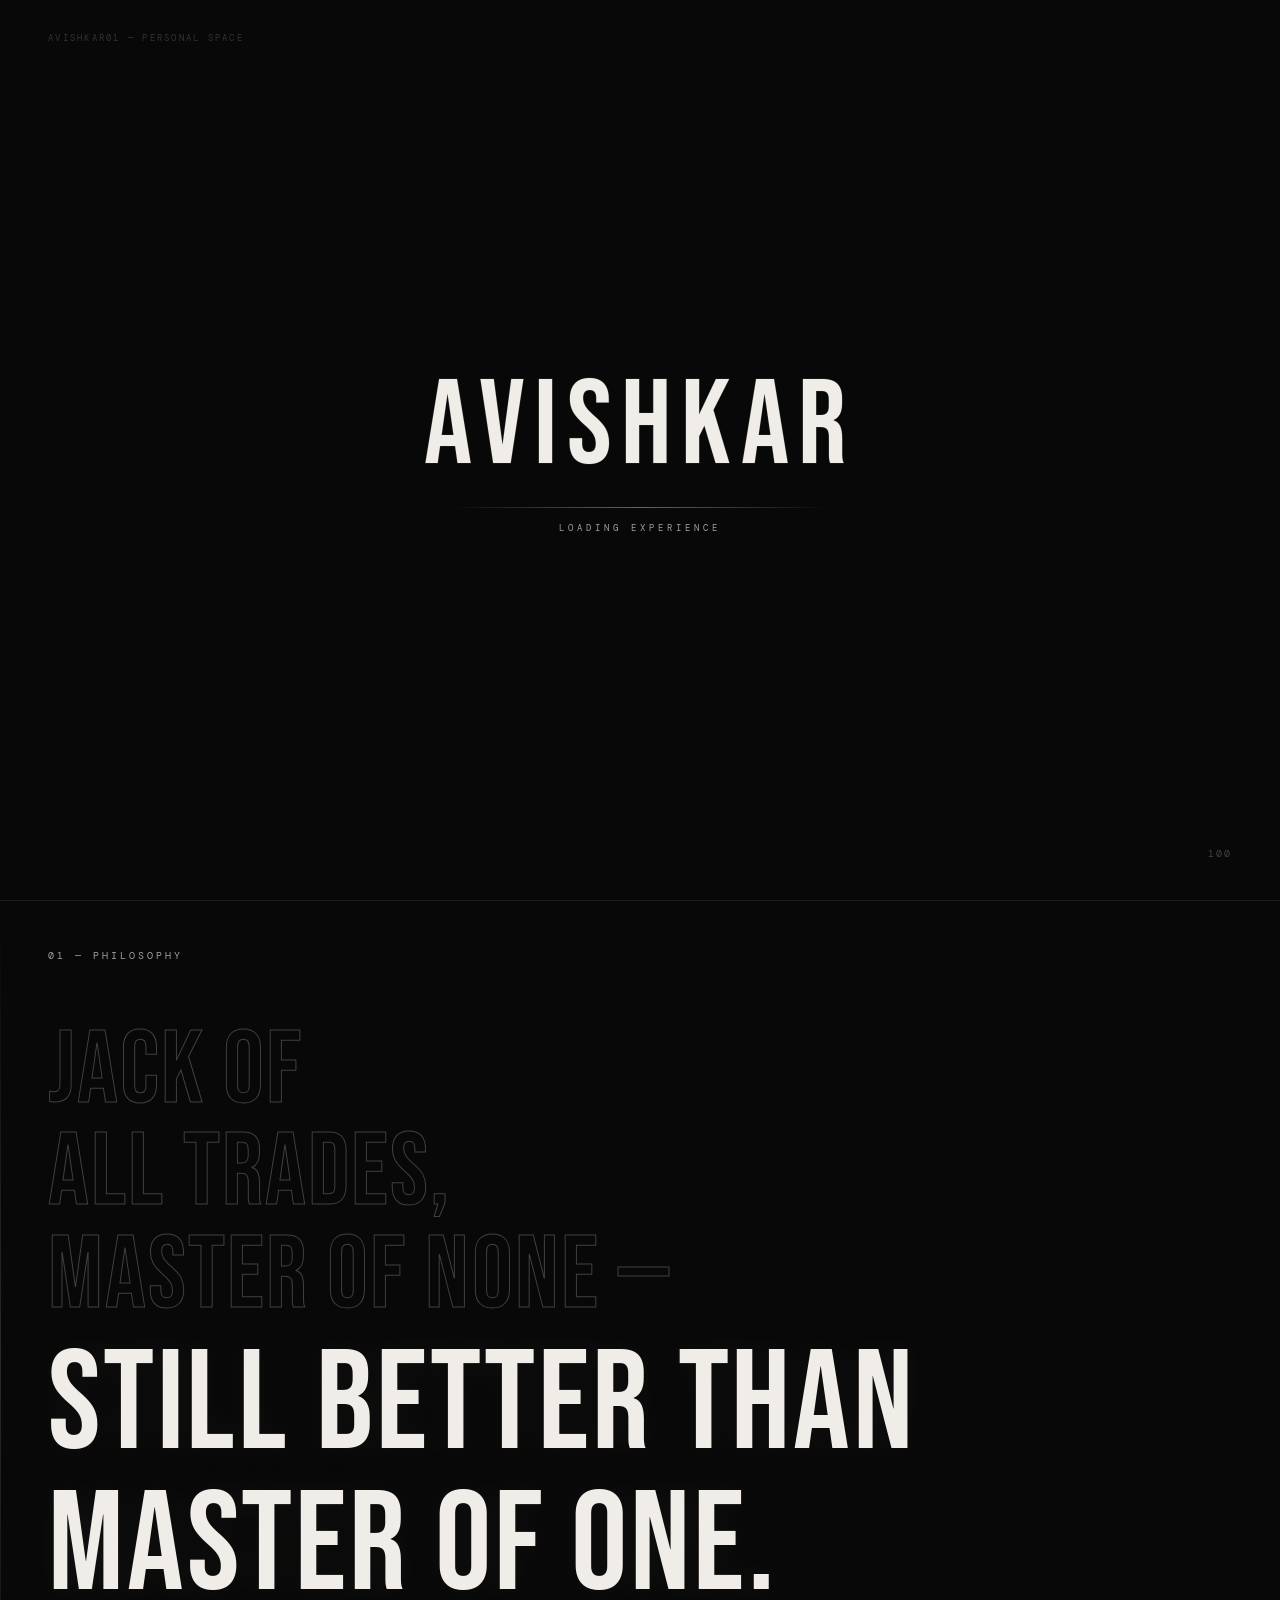
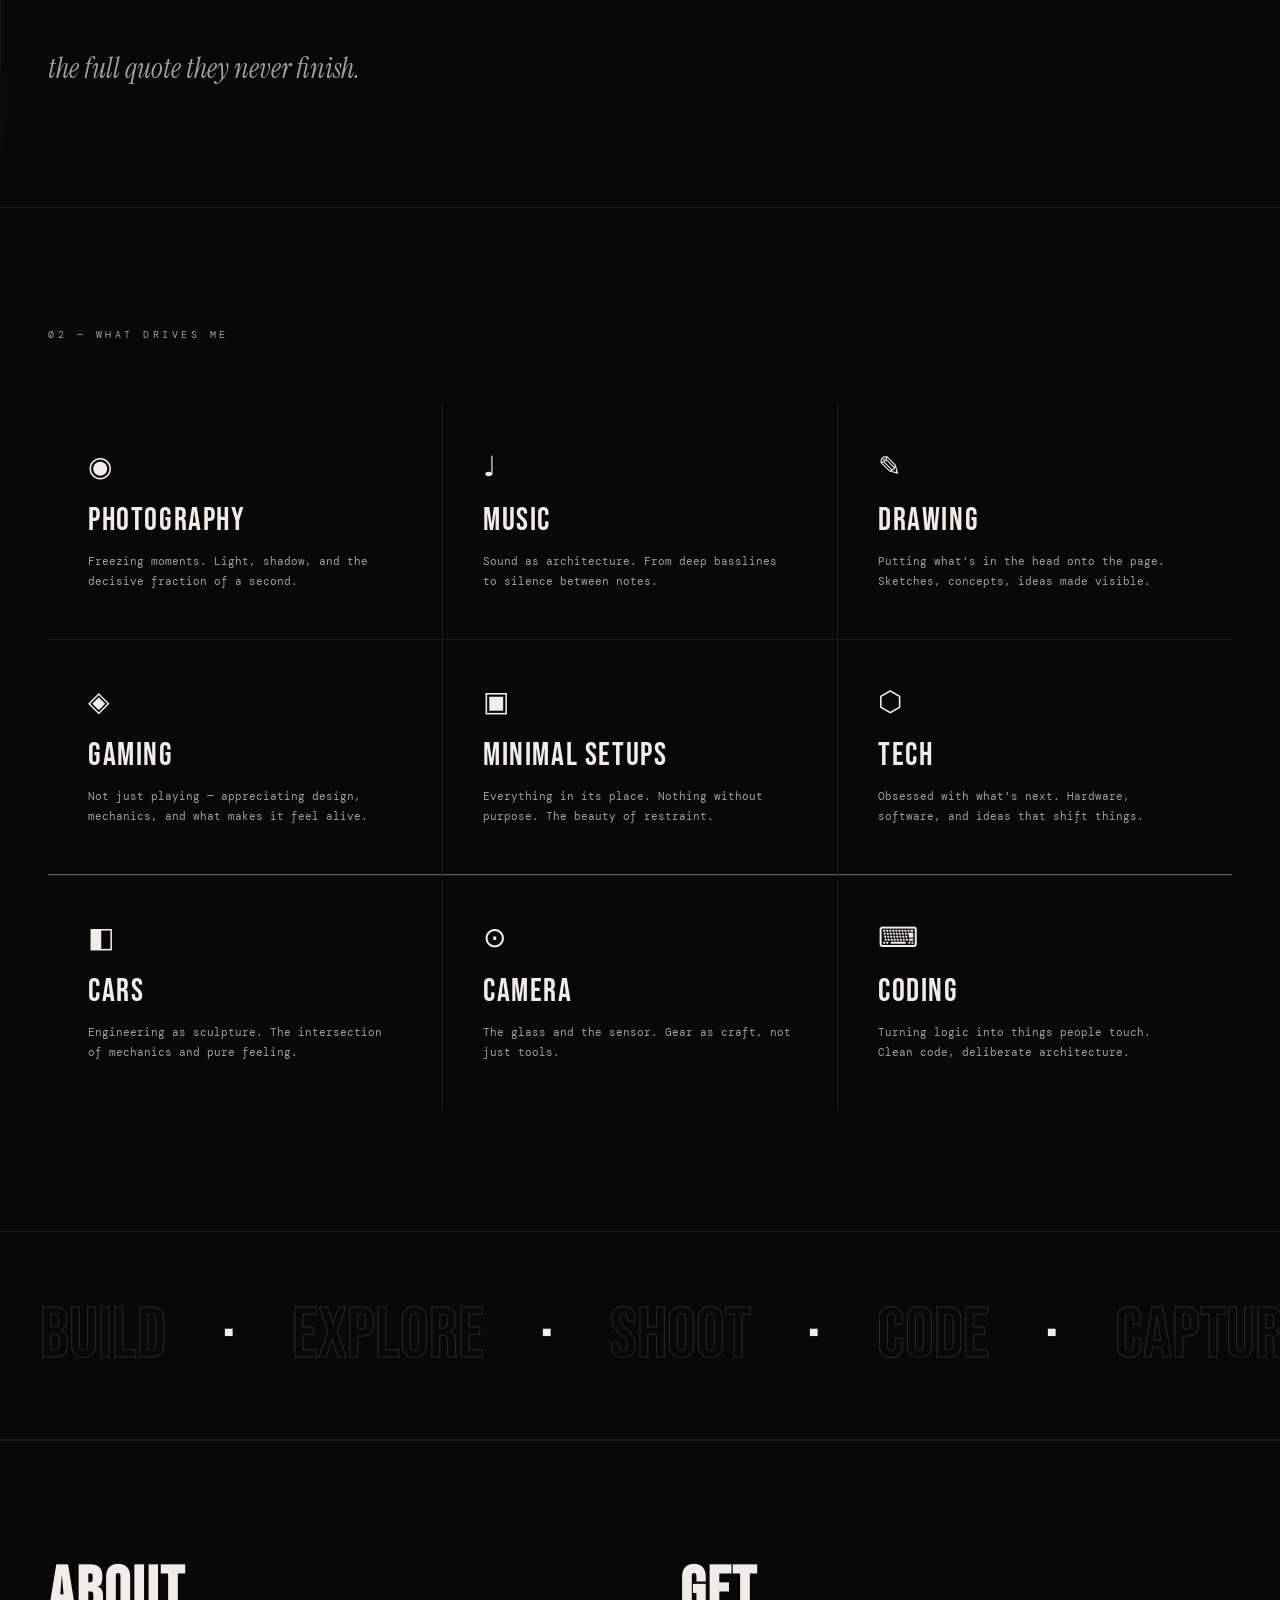
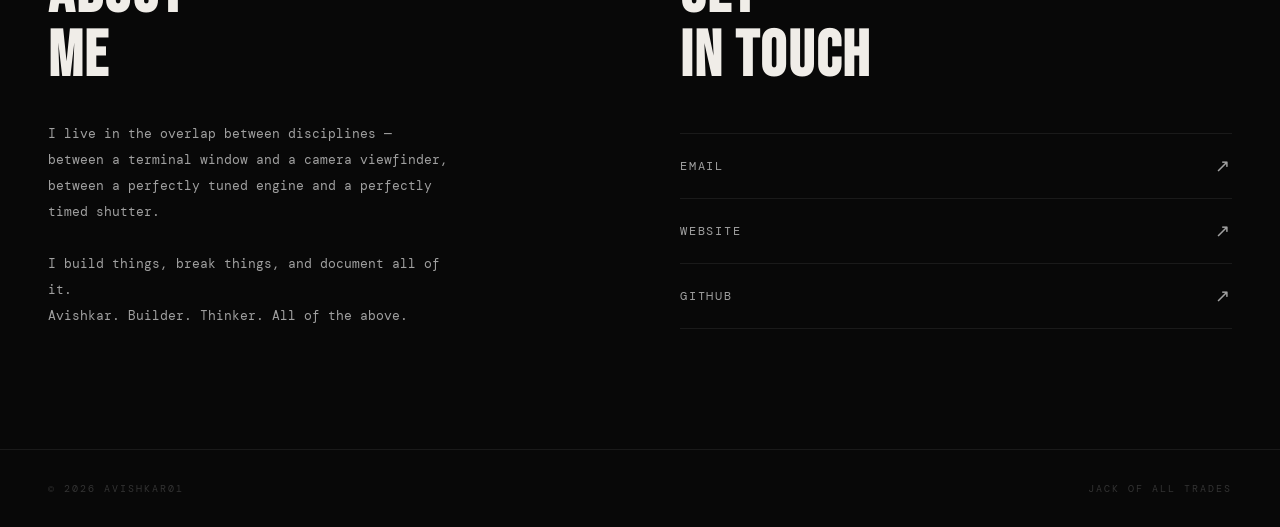
<file: index.html>
<!DOCTYPE html>
<html lang="en">
<head>
<meta charset="UTF-8" />
<meta name="viewport" content="width=device-width, initial-scale=1.0" />
<title>avishkar01</title>
<!-- apply saved theme before first paint (dark is default) -->
<script>try{if(localStorage.getItem('theme')==='light')document.documentElement.setAttribute('data-theme','light');}catch(e){}</script>
<link rel="preconnect" href="https://fonts.googleapis.com">
<link rel="preconnect" href="https://fonts.gstatic.com" crossorigin>
<link href="https://fonts.googleapis.com/css2?family=Bebas+Neue&family=DM+Mono:ital,wght@0,300;0,400;0,500;1,300&family=Instrument+Serif:ital@0;1&display=swap" rel="stylesheet">
<link rel="stylesheet" href="main.css">
<link rel="stylesheet" href="theme.css">
</head>
<body>

<!-- ===================== LOADER ===================== -->
<div id="loader">
  <div class="shatter-grid" id="shatterGrid"></div>
  <div class="loader-corner">avishkar01 — personal space</div>
  <div class="loader-name">
    AVISHKAR
    <span class="loader-name-fill">AVISHKAR</span>
  </div>
  <div class="loader-line"></div>
  <div class="loader-sub">loading experience</div>
  <div class="loader-counter" id="loaderCounter">000</div>
</div>


<div class="cursor" id="cursor"></div>
<div class="cursor-ring" id="cursorRing"></div>

<!-- ===================== POPUP OVERLAY ===================== -->
<div class="popup-overlay" id="popupOverlay">
  <div class="popup-window" id="popupWindow">
    <div class="popup-titlebar">
      <div class="titlebar-dots">
        <div class="dot dot-red" id="popupClose"></div>
        <div class="dot dot-yellow"></div>
        <div class="dot dot-green"></div>
      </div>
      <div class="titlebar-title" id="popupTitle">window</div>
      <div class="titlebar-spacer"></div>
    </div>
    <div class="popup-body" id="popupBody"></div>
  </div>
</div>

<!-- NAV -->
<nav>
  <div class="nav-logo">avishkar01</div>
  <div class="nav-right">
    <ul class="nav-links">
      <li><a href="#about">about</a></li>
      <li><a href="#interests">interests</a></li>
      <li><a href="#contact">contact</a></li>
    </ul>
    <button class="theme-toggle" id="themeToggle" type="button" role="switch" aria-checked="false" aria-label="Toggle light theme">
      <span class="tt-thumb">
        <svg class="tt-moon" viewBox="0 0 24 24"><path d="M21 12.8A9 9 0 1 1 11.2 3a7 7 0 0 0 9.8 9.8z"/></svg>
        <svg class="tt-sun" viewBox="0 0 24 24"><circle cx="12" cy="12" r="4"/><path d="M12 2v2M12 20v2M4.9 4.9l1.4 1.4M17.7 17.7l1.4 1.4M2 12h2M20 12h2M4.9 19.1l1.4-1.4M17.7 6.3l1.4-1.4"/></svg>
      </span>
    </button>
  </div>
</nav>

<!-- HERO -->
<section class="hero">
  <div class="orb"></div>
  <p class="hero-eyebrow">— personal space</p>
  <h1 class="hero-name">
    Avishkar
    <span>Dhakal</span>
  </h1>
  <div class="hero-sub">
    <p class="hero-desc">
      Builder. Creator. Explorer.<br>
      Somewhere between the screen and the shutter,<br>
      between a line of code and a brushstroke.
    </p>
    <div class="hero-status">
      <div><span class="status-dot"></span>Available</div>
      <div class="location-timeline">
        <div class="loc-item">
          <span class="loc-flag">🇳🇵</span>
          <span class="loc-dash"></span>
          <span>NP · 2007 – 2026</span>
        </div>
        <div class="loc-item current">
          <span class="loc-flag">🇳🇿</span>
          <span class="loc-dash"></span>
          <span>NZ · 2026 – present</span>
        </div>
      </div>
    </div>
  </div>
  <div class="scroll-indicator">
    <span class="scroll-text">scroll</span>
    <div class="scroll-line"></div>
  </div>
</section>

<!-- QUOTE -->
<section class="quote-section" id="quoteSection">
  <span class="quote-number">01 — philosophy</span>
  <div class="quote-container">
    <span class="quote-line1">jack of</span>
    <span class="quote-line2">all trades,</span>
    <span class="quote-line3">master of none —</span>
    <span class="quote-punch" data-text="STILL BETTER THAN MASTER OF ONE.">STILL BETTER THAN MASTER OF ONE.</span>
    <span class="quote-em">the full quote they never finish.</span>
  </div>
</section>

<!-- INTERESTS -->
<section class="interests-section" id="interests">
  <p class="section-label">02 — what drives me</p>
  <div class="interests-grid">
    <div class="interest-item" data-popup="photography">
      <span class="interest-icon">◉</span>
      <span class="interest-name">Photography</span>
      <span class="interest-desc">Freezing moments. Light, shadow, and the decisive fraction of a second.</span>
      <span class="interest-click-hint">click to open ↗</span>
    </div>

    <div class="interest-item" data-popup="music">
      <span class="interest-icon">♩</span>
      <span class="interest-name">Music</span>
      <span class="interest-desc">Sound as architecture. From deep basslines to silence between notes.</span>
      <span class="interest-click-hint">click to open ↗</span>
    </div>

    <div class="interest-item" data-popup="drawing">
      <span class="interest-icon">✎</span>
      <span class="interest-name">Drawing</span>
      <span class="interest-desc">Putting what's in the head onto the page. Sketches, concepts, ideas made visible.</span>
      <span class="interest-click-hint">click to open ↗</span>
    </div>

    <div class="interest-item" data-popup="gaming">
      <span class="interest-icon">◈</span>
      <span class="interest-name">Gaming</span>
      <span class="interest-desc">Not just playing — appreciating design, mechanics, and what makes it feel alive.</span>
      <span class="interest-click-hint">click to open ↗</span>
    </div>

    <div class="interest-item" data-popup="setup">
      <span class="interest-icon">▣</span>
      <span class="interest-name">Minimal Setups</span>
      <span class="interest-desc">Everything in its place. Nothing without purpose. The beauty of restraint.</span>
      <span class="interest-click-hint">click to open ↗</span>
    </div>

    <div class="interest-item" data-popup="tech">
      <span class="interest-icon">⬡</span>
      <span class="interest-name">Tech</span>
      <span class="interest-desc">Obsessed with what's next. Hardware, software, and ideas that shift things.</span>
      <span class="interest-click-hint">click to open ↗</span>
    </div>

    <div class="interest-item" data-popup="cars">
      <span class="interest-icon">◧</span>
      <span class="interest-name">Cars</span>
      <span class="interest-desc">Engineering as sculpture. The intersection of mechanics and pure feeling.</span>
      <span class="interest-click-hint">click to open ↗</span>
    </div>

    <div class="interest-item" data-popup="camera">
      <span class="interest-icon">⊙</span>
      <span class="interest-name">Camera</span>
      <span class="interest-desc">The glass and the sensor. Gear as craft, not just tools.</span>
      <span class="interest-click-hint">click to open ↗</span>
    </div>

    <div class="interest-item" data-popup="coding">
      <span class="interest-icon">⌨</span>
      <span class="interest-name">Coding</span>
      <span class="interest-desc">Turning logic into things people touch. Clean code, deliberate architecture.</span>
      <span class="interest-click-hint">click to open ↗</span>
    </div>

  </div>
</section>

<!-- MARQUEE -->
<div class="marquee-section" id="marqueeSection">
  <div class="marquee-track" id="marqueeTrack">
    <span class="marquee-item" data-word="BUILD">BUILD</span>
    <span class="marquee-item filled">·</span>
    <span class="marquee-item" data-word="EXPLORE">EXPLORE</span>
    <span class="marquee-item filled">·</span>
    <span class="marquee-item" data-word="SHOOT">SHOOT</span>
    <span class="marquee-item filled">·</span>
    <span class="marquee-item" data-word="CODE">CODE</span>
    <span class="marquee-item filled">·</span>
    <span class="marquee-item" data-word="CAPTURE">CAPTURE</span>
    <span class="marquee-item filled">·</span>
    <span class="marquee-item" data-word="DRAW">DRAW</span>
    <span class="marquee-item filled">·</span>
    <span class="marquee-item" data-word="DRIVE">DRIVE</span>
    <span class="marquee-item filled">·</span>
    <span class="marquee-item" data-word="LISTEN">LISTEN</span>
    <span class="marquee-item filled">·</span>
    <!-- duplicate for infinite loop -->
    <span class="marquee-item" data-word="BUILD">BUILD</span>
    <span class="marquee-item filled">·</span>
    <span class="marquee-item" data-word="EXPLORE">EXPLORE</span>
    <span class="marquee-item filled">·</span>
    <span class="marquee-item" data-word="SHOOT">SHOOT</span>
    <span class="marquee-item filled">·</span>
    <span class="marquee-item" data-word="CODE">CODE</span>
    <span class="marquee-item filled">·</span>
    <span class="marquee-item" data-word="CAPTURE">CAPTURE</span>
    <span class="marquee-item filled">·</span>
    <span class="marquee-item" data-word="DRAW">DRAW</span>
    <span class="marquee-item filled">·</span>
    <span class="marquee-item" data-word="DRIVE">DRIVE</span>
    <span class="marquee-item filled">·</span>
    <span class="marquee-item" data-word="LISTEN">LISTEN</span>
    <span class="marquee-item filled">·</span>
  </div>
</div>

<!-- BOTTOM -->
<section class="bottom-section" id="about">
  <div class="about-block">
    <h2>About<br>Me</h2>
    <p>
      I live in the overlap between disciplines —<br>
      between a terminal window and a camera viewfinder,<br>
      between a perfectly tuned engine and a perfectly timed shutter.<br><br>
      I build things, break things, and document all of it.<br>
      Avishkar. Builder. Thinker. All of the above.
    </p>
  </div>
  <div class="contact-block" id="contact">
    <h2>Get<br>In Touch</h2>
    <ul class="contact-links">
      <li><a href="mailto:hello@avishkar01.com.np">Email <span>↗</span></a></li>
      <li><a href="https://avishkar01.com.np" target="_blank">Website <span>↗</span></a></li>
      <li><a href="https://github.com/Bepo01" target="_blank">GitHub <span>↗</span></a></li>
    </ul>
  </div>
</section>

<!-- FOOTER -->
<footer>
  <span class="footer-left">© 2026 avishkar01</span>
  <span class="footer-right">jack of all trades</span>
</footer>


<script src="main.js"></script>
<script src="theme.js"></script>
</body>
</html>
</file>
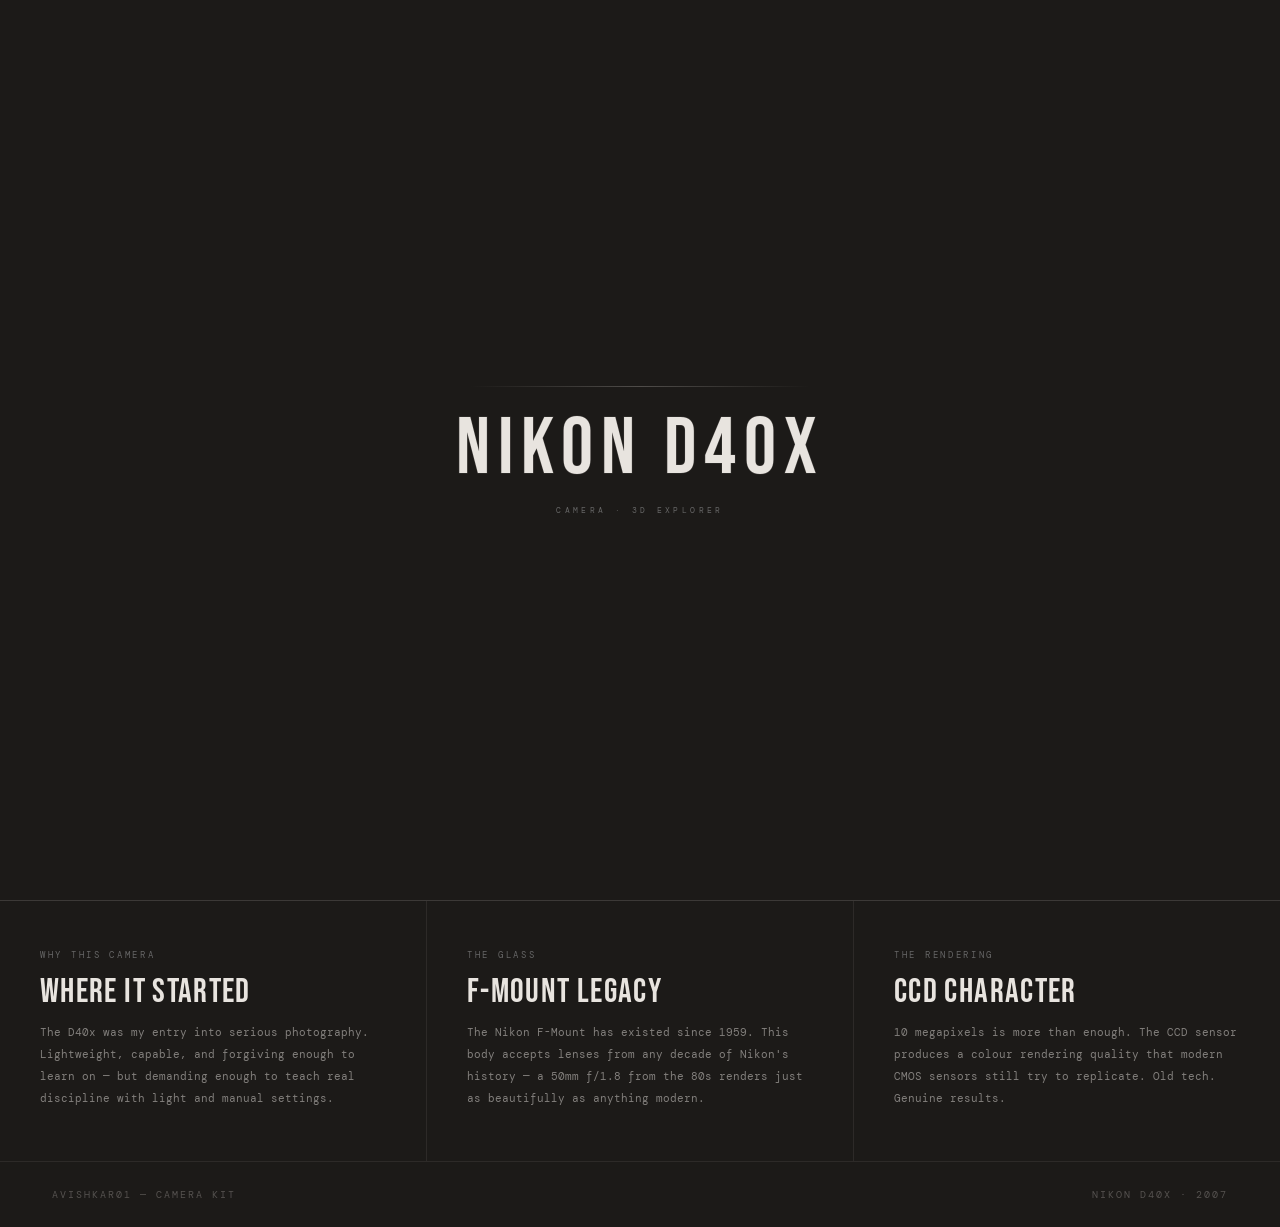
<file: camera.html>
<!DOCTYPE html>
<html lang="en">
<head>
<meta charset="UTF-8" />
<meta name="viewport" content="width=device-width, initial-scale=1.0" />
<title>Nikon D40x — avishkar01</title>
<!-- apply saved theme before first paint (dark is default) -->
<script>try{if(localStorage.getItem('theme')==='light')document.documentElement.setAttribute('data-theme','light');}catch(e){}</script>
<link rel="preconnect" href="https://fonts.googleapis.com">
<link rel="preconnect" href="https://fonts.gstatic.com" crossorigin>
<link href="https://fonts.googleapis.com/css2?family=Bebas+Neue&family=DM+Mono:ital,wght@0,300;0,400;0,500;1,300&family=Instrument+Serif:ital@0;1&display=swap" rel="stylesheet">
<link rel="stylesheet" href="camera.css">
<link rel="stylesheet" href="theme.css">
</head>
<body>

<div id="loader">
  <div class="ld-rule"></div>
  <div class="ld-name">NIKON D40X<span class="ld-fill">NIKON D40X</span></div>
  <div class="ld-sub">camera · 3d explorer</div>
</div>

<div class="cursor" id="cur"></div>
<div class="cursor-ring" id="ring"></div>

<nav id="mainNav">
  <a href="index.html" class="nav-logo">avishkar01</a>
  <div class="nav-right">
    <a href="index.html" class="nav-back"><span class="nav-back-arrow">←</span>back</a>
    <button class="theme-toggle" id="themeToggle" type="button" role="switch" aria-checked="false" aria-label="Toggle light theme">
      <span class="tt-thumb">
        <svg class="tt-moon" viewBox="0 0 24 24"><path d="M21 12.8A9 9 0 1 1 11.2 3a7 7 0 0 0 9.8 9.8z"/></svg>
        <svg class="tt-sun" viewBox="0 0 24 24"><circle cx="12" cy="12" r="4"/><path d="M12 2v2M12 20v2M4.9 4.9l1.4 1.4M17.7 17.7l1.4 1.4M2 12h2M20 12h2M4.9 19.1l1.4-1.4M17.7 6.3l1.4-1.4"/></svg>
      </span>
    </button>
  </div>
</nav>

<section class="hero">
  <div class="hero-left">
    <p class="eyebrow">— camera kit · 01</p>
    <h1 class="hero-title">Nikon<span>D40x</span></h1>
    <div class="h-rule"></div>
    <p class="hero-desc">
      My first real camera. An APS-C DSLR from 2007 that taught me everything about light, composition, and patience. Small body, massive capability. The Nikon F-Mount means glass from any decade fits.
    </p>
    <div class="specs">
      <div class="spec-cell"><div class="spec-l">Sensor</div><div class="spec-v">10.2 MP CCD</div></div>
      <div class="spec-cell"><div class="spec-l">Format</div><div class="spec-v">APS-C</div></div>
      <div class="spec-cell"><div class="spec-l">Mount</div><div class="spec-v">Nikon F</div></div>
      <div class="spec-cell"><div class="spec-l">ISO</div><div class="spec-v">100 – 3200</div></div>
      <div class="spec-cell"><div class="spec-l">Burst</div><div class="spec-v">3 fps</div></div>
      <div class="spec-cell"><div class="spec-l">Shutter</div><div class="spec-v">1/4000s</div></div>
      <div class="spec-cell"><div class="spec-l">Type</div><div class="spec-v">DSLR</div></div>
      <div class="spec-cell"><div class="spec-l">Released</div><div class="spec-v">2007</div></div>
    </div>
  </div>

  <div class="hero-right">
    <div class="model-shell">
      <div class="model-frame">
        <iframe
          title="Nikon D40x — Interactive 3D"
          frameborder="0"
          allowfullscreen
          mozallowfullscreen="true"
          webkitallowfullscreen="true"
          allow="autoplay; fullscreen; xr-spatial-tracking"
          src="https://sketchfab.com/models/0cbc6be67d584a4eb4a6e48bf66bd53a/embed?autostart=1&ui_theme=default&ui_infos=0&ui_watermark=0&ui_controls=1&ui_hint=1&camera=0&preload=1&transparent=1"
        ></iframe>
      </div>
      <p class="model-hint">drag to rotate · scroll to zoom · right-click to pan</p>
    </div>
  </div>
</section>

<div class="strip">
  <div class="strip-block">
    <div class="strip-label">Why this camera</div>
    <div class="strip-title">Where it started</div>
    <div class="strip-text">The D40x was my entry into serious photography. Lightweight, capable, and forgiving enough to learn on — but demanding enough to teach real discipline with light and manual settings.</div>
  </div>
  <div class="strip-block">
    <div class="strip-label">The glass</div>
    <div class="strip-title">F-Mount legacy</div>
    <div class="strip-text">The Nikon F-Mount has existed since 1959. This body accepts lenses from any decade of Nikon's history — a 50mm f/1.8 from the 80s renders just as beautifully as anything modern.</div>
  </div>
  <div class="strip-block">
    <div class="strip-label">The rendering</div>
    <div class="strip-title">CCD character</div>
    <div class="strip-text">10 megapixels is more than enough. The CCD sensor produces a colour rendering quality that modern CMOS sensors still try to replicate. Old tech. Genuine results.</div>
  </div>
</div>

<footer>
  <span class="ft">avishkar01 — camera kit</span>
  <span class="ft">nikon d40x · 2007</span>
</footer>


<script src="camera.js"></script>
<script src="theme.js"></script>
</body>
</html>
</file>
<file: main.css>
*, *::before, *::after { margin: 0; padding: 0; box-sizing: border-box; }

  :root {
    --black: #080808;
    --white: #f0ede8;
    --dim: #a0a0a0;
    --faint: #1a1a1a;
    --accent: #e8e0d0;
  }

  html { scroll-behavior: smooth; }

  body {
    background: var(--black);
    color: var(--white);
    font-family: 'DM Mono', monospace;
    overflow-x: hidden;
    cursor: none;
  }

  /* CUSTOM CURSOR */
  .cursor {
    position: fixed;
    width: 8px; height: 8px;
    background: var(--white);
    border-radius: 50%;
    pointer-events: none;
    z-index: 9999;
    transition: transform 0.1s ease;
    mix-blend-mode: difference;
  }
  .cursor-ring {
    position: fixed;
    width: 36px; height: 36px;
    border: 1px solid rgba(240,237,232,0.4);
    border-radius: 50%;
    pointer-events: none;
    z-index: 9998;
    transition: transform 0.35s cubic-bezier(0.23, 1, 0.32, 1), width 0.3s, height 0.3s, opacity 0.3s;
    transform: translate(-50%, -50%);
  }
  .cursor-ring.hover { width: 60px; height: 60px; opacity: 0.5; }

  /* NOISE OVERLAY */
  body::before {
    content: '';
    position: fixed;
    inset: 0;
    background-image: url("data:image/svg+xml,%3Csvg viewBox='0 0 256 256' xmlns='http://www.w3.org/2000/svg'%3E%3Cfilter id='noise'%3E%3CfeTurbulence type='fractalNoise' baseFrequency='0.9' numOctaves='4' stitchTiles='stitch'/%3E%3C/filter%3E%3Crect width='100%25' height='100%25' filter='url(%23noise)' opacity='0.04'/%3E%3C/svg%3E");
    pointer-events: none;
    z-index: 1000;
    opacity: 0.6;
  }

  /* NAV */
  nav {
    position: fixed;
    top: 0; left: 0; right: 0;
    z-index: 100;
    padding: 22px 48px;
    display: flex;
    justify-content: space-between;
    align-items: center;
    background: rgba(8,8,8,0.55);
    backdrop-filter: blur(14px);
    -webkit-backdrop-filter: blur(14px);
    border-bottom: 1px solid rgba(240,237,232,0.05);
    transition: transform 0.45s cubic-bezier(0.23, 1, 0.32, 1), opacity 0.45s ease;
  }
  nav.nav-hidden {
    transform: translateY(-110%);
    opacity: 0;
  }
  .nav-logo {
    font-family: 'DM Mono', monospace;
    font-size: 11px;
    letter-spacing: 0.2em;
    color: var(--dim);
    text-transform: uppercase;
  }
  .nav-links {
    display: flex;
    gap: 40px;
    list-style: none;
  }
  .nav-links a {
    font-size: 10px;
    letter-spacing: 0.25em;
    text-transform: uppercase;
    color: var(--dim);
    text-decoration: none;
    transition: color 0.3s;
    position: relative;
  }
  .nav-links a::after {
    content: '';
    position: absolute;
    bottom: -2px; left: 0;
    width: 0; height: 1px;
    background: var(--white);
    transition: width 0.3s;
  }
  .nav-links a:hover { color: var(--white); }
  .nav-links a:hover::after { width: 100%; }

  /* HERO */
  .hero {
    min-height: 100vh;
    display: flex;
    flex-direction: column;
    justify-content: flex-end;
    padding: 0 48px 80px;
    position: relative;
    overflow: hidden;
  }

  .hero::after {
    content: '';
    position: absolute;
    inset: 0;
    background-image:
      linear-gradient(rgba(240,237,232,0.03) 1px, transparent 1px),
      linear-gradient(90deg, rgba(240,237,232,0.03) 1px, transparent 1px);
    background-size: 80px 80px;
    pointer-events: none;
  }

  .orb {
    position: absolute;
    width: 600px; height: 600px;
    border-radius: 50%;
    background: radial-gradient(circle, rgba(255,255,255,0.04) 0%, transparent 70%);
    top: -100px; right: -100px;
    animation: orb-pulse 8s ease-in-out infinite;
    pointer-events: none;
  }
  @keyframes orb-pulse {
    0%, 100% { transform: scale(1) translate(0, 0); opacity: 0.6; }
    50% { transform: scale(1.1) translate(-20px, 20px); opacity: 1; }
  }

  .hero-eyebrow {
    font-size: 10px;
    letter-spacing: 0.35em;
    text-transform: uppercase;
    color: var(--dim);
    margin-bottom: 24px;
    opacity: 0;
    animation: fade-up 0.8s 0.2s forwards;
  }

  .hero-name {
    font-family: 'Bebas Neue', sans-serif;
    font-size: clamp(80px, 14vw, 200px);
    line-height: 0.88;
    letter-spacing: -0.01em;
    color: var(--white);
    opacity: 0;
    animation: fade-up 0.8s 0.4s forwards;
    position: relative;
    z-index: 2;
  }
  .hero-name span {
    display: block;
    color: transparent;
    -webkit-text-stroke: 1px rgba(240,237,232,0.3);
  }

  .hero-sub {
    margin-top: 40px;
    display: flex;
    align-items: flex-end;
    justify-content: space-between;
    opacity: 0;
    animation: fade-up 0.8s 0.6s forwards;
  }
  .hero-desc {
    font-size: 12px;
    line-height: 1.9;
    color: var(--dim);
    max-width: 320px;
  }
  .hero-status {
    text-align: right;
    font-size: 10px;
    letter-spacing: 0.2em;
    text-transform: uppercase;
    color: var(--dim);
  }
  .status-dot {
    display: inline-block;
    width: 6px; height: 6px;
    border-radius: 50%;
    background: #4cff91;
    margin-right: 6px;
    animation: blink 2s infinite;
    vertical-align: middle;
  }
  @keyframes blink {
    0%, 100% { opacity: 1; }
    50% { opacity: 0.2; }
  }

  /* LOCATION TIMELINE */
  .location-timeline {
    margin-top: 12px;
    display: flex;
    flex-direction: column;
    gap: 4px;
    align-items: flex-end;
  }
  .loc-item {
    font-size: 9px;
    letter-spacing: 0.15em;
    color: #555;
    display: flex;
    align-items: center;
    gap: 6px;
  }
  .loc-item.current { color: var(--dim); }
  .loc-flag { font-size: 11px; }
  .loc-dash {
    width: 16px; height: 1px;
    background: #333;
    display: inline-block;
  }
  .loc-item.current .loc-dash { background: var(--dim); }

  /* QUOTE SECTION */
  .quote-section {
    min-height: 100vh;
    display: flex;
    align-items: center;
    padding: 120px 48px;
    position: relative;
    overflow: hidden;
    border-top: 1px solid var(--faint);
  }
  .quote-section::before {
    content: '';
    position: absolute;
    left: 0; top: 0; bottom: 0;
    width: 1px;
    background: linear-gradient(to bottom, transparent, rgba(240,237,232,0.15), transparent);
  }

  .quote-number {
    font-size: 10px;
    letter-spacing: 0.3em;
    color: var(--dim);
    text-transform: uppercase;
    position: absolute;
    top: 48px; left: 48px;
  }

  .quote-container { width: 100%; }

  .quote-line1, .quote-line2, .quote-line3 {
    font-family: 'Bebas Neue', sans-serif;
    font-size: clamp(48px, 8vw, 120px);
    line-height: 1;
    letter-spacing: 0.02em;
    color: transparent;
    -webkit-text-stroke: 1px rgba(240,237,232,0.25);
    display: block;
    transform: translateX(-20px);
    opacity: 0;
    transition: all 0.9s cubic-bezier(0.23, 1, 0.32, 1);
  }
  .quote-line2 { transition-delay: 0.15s; }
  .quote-line3 { transition-delay: 0.3s; }

  .quote-punch {
    font-family: 'Bebas Neue', sans-serif;
    font-size: clamp(64px, 11vw, 160px);
    line-height: 1;
    letter-spacing: 0.02em;
    color: var(--white);
    display: block;
    margin-top: 8px;
    transform: translateX(-20px);
    opacity: 0;
    transition: all 0.9s 0.5s cubic-bezier(0.23, 1, 0.32, 1);
    position: relative;
  }
  .quote-punch::before {
    content: attr(data-text);
    position: absolute;
    left: 0; top: 0;
    color: transparent;
    -webkit-text-stroke: 1px var(--white);
    filter: blur(12px);
    opacity: 0.3;
    pointer-events: none;
  }

  .quote-em {
    font-family: 'Instrument Serif', serif;
    font-style: italic;
    font-size: clamp(16px, 2.5vw, 28px);
    color: var(--dim);
    margin-top: 32px;
    display: block;
    opacity: 0;
    transform: translateY(10px);
    transition: all 0.9s 0.7s cubic-bezier(0.23, 1, 0.32, 1);
  }

  .quote-section.in-view .quote-line1,
  .quote-section.in-view .quote-line2,
  .quote-section.in-view .quote-line3,
  .quote-section.in-view .quote-punch,
  .quote-section.in-view .quote-em {
    opacity: 1;
    transform: translateX(0) translateY(0);
  }

  /* INTERESTS SECTION */
  .interests-section {
    padding: 120px 48px;
    border-top: 1px solid var(--faint);
    position: relative;
  }
  .section-label {
    font-size: 10px;
    letter-spacing: 0.35em;
    text-transform: uppercase;
    color: var(--dim);
    margin-bottom: 64px;
  }

  .interests-grid {
    display: grid;
    grid-template-columns: repeat(3, 1fr);
    gap: 1px;
    background: var(--faint);
  }

  .interest-item {
    background: var(--black);
    padding: 48px 40px;
    position: relative;
    overflow: hidden;
    cursor: none;
    transition: background 0.4s;
  }
  .interest-item::before {
    content: '';
    position: absolute;
    inset: 0;
    background: var(--white);
    transform: translateY(100%);
    transition: transform 0.5s cubic-bezier(0.23, 1, 0.32, 1);
    z-index: 0;
  }
  .interest-item:hover::before { transform: translateY(0); }
  .interest-item:hover .interest-icon,
  .interest-item:hover .interest-name,
  .interest-item:hover .interest-desc { color: var(--black); }

  .interest-icon {
    font-size: 28px;
    display: block;
    margin-bottom: 20px;
    position: relative;
    z-index: 1;
    transition: color 0.3s;
    line-height: 1;
  }
  .interest-name {
    font-family: 'Bebas Neue', sans-serif;
    font-size: 32px;
    letter-spacing: 0.05em;
    color: var(--white);
    display: block;
    position: relative;
    z-index: 1;
    transition: color 0.3s;
  }
  .interest-desc {
    font-size: 11px;
    line-height: 1.8;
    color: var(--dim);
    margin-top: 12px;
    display: block;
    position: relative;
    z-index: 1;
    transition: color 0.3s;
  }
  .interest-item:hover .interest-desc { color: #444; }

  .interest-click-hint {
    position: absolute;
    bottom: 16px; right: 20px;
    font-size: 9px;
    letter-spacing: 0.2em;
    text-transform: uppercase;
    color: rgba(240,237,232,0.2);
    z-index: 1;
    transition: color 0.3s, opacity 0.3s;
    opacity: 0;
  }
  .interest-item:hover .interest-click-hint {
    color: rgba(0,0,0,0.4);
    opacity: 1;
  }

  /* MARQUEE */
  .marquee-section {
    padding: 60px 0;
    border-top: 1px solid var(--faint);
    border-bottom: 1px solid var(--faint);
    overflow: hidden;
  }
  .marquee-track {
    display: flex;
    gap: 0;
    animation: marquee 20s linear infinite;
    white-space: nowrap;
  }
  .marquee-item {
    font-family: 'Bebas Neue', sans-serif;
    font-size: 72px;
    color: transparent;
    -webkit-text-stroke: 1px rgba(240,237,232,0.15);
    padding: 0 40px;
    flex-shrink: 0;
    cursor: none;
    transition: color 0.25s ease, -webkit-text-stroke 0.25s ease, transform 0.35s cubic-bezier(0.23,1,0.32,1), letter-spacing 0.35s cubic-bezier(0.23,1,0.32,1);
    display: inline-block;
  }
  .marquee-item[data-word]:hover {
    color: var(--white);
    -webkit-text-stroke: 1px transparent;
    transform: translateY(-10px) scaleX(1.04);
    letter-spacing: 0.12em;
  }
  .marquee-item.filled {
    color: var(--white);
    -webkit-text-stroke: none;
    padding: 0 16px;
    transition: opacity 0.25s;
  }
  .marquee-track.paused { animation-play-state: paused; }
  @keyframes marquee {
    from { transform: translateX(0); }
    to { transform: translateX(-50%); }
  }

  /* ABOUT / CONTACT */
  .bottom-section {
    padding: 120px 48px;
    display: grid;
    grid-template-columns: 1fr 1fr;
    gap: 80px;
    border-top: 1px solid var(--faint);
  }

  .about-block h2 {
    font-family: 'Bebas Neue', sans-serif;
    font-size: 64px;
    letter-spacing: 0.03em;
    color: var(--white);
    margin-bottom: 32px;
    line-height: 1;
  }
  .about-block p {
    font-size: 13px;
    line-height: 2;
    color: var(--dim);
    max-width: 400px;
  }

  .contact-block {
    display: flex;
    flex-direction: column;
    justify-content: space-between;
  }
  .contact-block h2 {
    font-family: 'Bebas Neue', sans-serif;
    font-size: 64px;
    letter-spacing: 0.03em;
    color: var(--white);
    margin-bottom: 32px;
    line-height: 1;
  }

  .contact-links { list-style: none; }
  .contact-links li { border-top: 1px solid var(--faint); padding: 20px 0; }
  .contact-links li:last-child { border-bottom: 1px solid var(--faint); }
  .contact-links a {
    display: flex;
    justify-content: space-between;
    align-items: center;
    font-size: 12px;
    letter-spacing: 0.15em;
    text-transform: uppercase;
    color: var(--dim);
    text-decoration: none;
    transition: color 0.3s;
  }
  .contact-links a:hover { color: var(--white); }
  .contact-links a span { font-size: 18px; transition: transform 0.3s; }
  .contact-links a:hover span { transform: translate(4px, -4px); }

  /* FOOTER */
  footer {
    padding: 32px 48px;
    border-top: 1px solid var(--faint);
    display: flex;
    justify-content: space-between;
    align-items: center;
  }
  .footer-left, .footer-right {
    font-size: 10px;
    letter-spacing: 0.2em;
    text-transform: uppercase;
    color: #333;
  }

  /* SCROLL INDICATOR */
  .scroll-indicator {
    position: absolute;
    right: 48px; bottom: 48px;
    display: flex;
    flex-direction: column;
    align-items: center;
    gap: 8px;
    opacity: 0;
    animation: fade-up 0.8s 1s forwards;
  }
  .scroll-text {
    font-size: 9px;
    letter-spacing: 0.3em;
    text-transform: uppercase;
    color: var(--dim);
    writing-mode: vertical-rl;
    transform: rotate(180deg);
  }
  .scroll-line {
    width: 1px; height: 60px;
    background: linear-gradient(to bottom, var(--dim), transparent);
    animation: scroll-drop 2s 1.5s ease-in-out infinite;
  }
  @keyframes scroll-drop {
    0% { transform: scaleY(0); transform-origin: top; }
    50% { transform: scaleY(1); transform-origin: top; }
    51% { transform: scaleY(1); transform-origin: bottom; }
    100% { transform: scaleY(0); transform-origin: bottom; }
  }

  @keyframes fade-up {
    from { opacity: 0; transform: translateY(24px); }
    to { opacity: 1; transform: translateY(0); }
  }

  /* ===================== OS-STYLE POPUP WINDOW ===================== */
  .popup-overlay {
    position: fixed;
    inset: 0;
    background: rgba(0,0,0,0.85);
    backdrop-filter: blur(8px);
    z-index: 5000;
    display: flex;
    align-items: center;
    justify-content: center;
    opacity: 0;
    pointer-events: none;
    transition: opacity 0.3s ease;
  }
  .popup-overlay.active {
    opacity: 1;
    pointer-events: all;
  }

  .popup-window {
    background: #111;
    border: 1px solid #2a2a2a;
    border-radius: 12px;
    width: min(900px, 92vw);
    max-height: 85vh;
    display: flex;
    flex-direction: column;
    box-shadow: 0 40px 120px rgba(0,0,0,0.8), 0 0 0 1px rgba(255,255,255,0.04);
    transform: scale(0.96) translateY(12px);
    transition: transform 0.35s cubic-bezier(0.23, 1, 0.32, 1);
    overflow: hidden;
  }
  .popup-overlay.active .popup-window {
    transform: scale(1) translateY(0);
  }

  /* TITLEBAR */
  .popup-titlebar {
    padding: 14px 20px;
    background: #161616;
    border-bottom: 1px solid #222;
    display: flex;
    align-items: center;
    gap: 12px;
    flex-shrink: 0;
    user-select: none;
  }
  .titlebar-dots {
    display: flex;
    gap: 7px;
  }
  .dot {
    width: 12px; height: 12px;
    border-radius: 50%;
  }
  .dot-red { background: #ff5f57; cursor: pointer; }
  .dot-yellow { background: #febc2e; }
  .dot-green { background: #28c840; }
  .dot-red:hover { filter: brightness(1.2); }
  .titlebar-title {
    flex: 1;
    text-align: center;
    font-size: 11px;
    letter-spacing: 0.15em;
    text-transform: uppercase;
    color: #666;
  }
  .titlebar-spacer { width: 52px; }

  /* POPUP CONTENT */
  .popup-body {
    overflow-y: auto;
    flex: 1;
    padding: 40px;
    scrollbar-width: thin;
    scrollbar-color: #2a2a2a transparent;
  }
  .popup-body::-webkit-scrollbar { width: 4px; }
  .popup-body::-webkit-scrollbar-track { background: transparent; }
  .popup-body::-webkit-scrollbar-thumb { background: #2a2a2a; border-radius: 2px; }

  /* POPUP GRID - for images etc */
  .popup-grid {
    display: grid;
    grid-template-columns: repeat(auto-fill, minmax(220px, 1fr));
    gap: 16px;
  }
  .popup-card {
    background: #161616;
    border: 1px solid #222;
    border-radius: 8px;
    padding: 24px;
    transition: border-color 0.3s, background 0.3s;
    cursor: none;
  }
  .popup-card:hover {
    border-color: #444;
    background: #1a1a1a;
  }
  .popup-card-label {
    font-size: 10px;
    letter-spacing: 0.2em;
    text-transform: uppercase;
    color: #555;
    margin-bottom: 8px;
  }
  .popup-card-title {
    font-family: 'Bebas Neue', sans-serif;
    font-size: 22px;
    color: var(--white);
    letter-spacing: 0.05em;
  }
  .popup-card-sub {
    font-size: 10px;
    color: var(--dim);
    margin-top: 6px;
    line-height: 1.6;
  }
  .popup-section-title {
    font-family: 'Bebas Neue', sans-serif;
    font-size: 36px;
    color: var(--white);
    letter-spacing: 0.05em;
    margin-bottom: 8px;
  }
  .popup-section-desc {
    font-size: 11px;
    color: var(--dim);
    line-height: 1.8;
    margin-bottom: 32px;
    max-width: 520px;
  }
  a.popup-card--link {
  display: block;
  position: relative;
  text-decoration: none;
  color: inherit;
}
.popup-card-arrow {
  position: absolute;
  top: 20px; right: 22px;
  font-size: 16px;
  color: #333;
  transition: color 0.3s, transform 0.4s cubic-bezier(0.23,1,0.32,1);
}
.popup-card--link:hover .popup-card-arrow {
  color: var(--dim);
  transform: translate(3px, -3px);
}

  /* CODE POPUP */
  .code-card {
    background: #0d0d0d;
    border: 1px solid #222;
    border-radius: 8px;
    overflow: hidden;
    transition: border-color 0.3s;
    cursor: none;
  }
  .code-card:hover { border-color: #3a3a3a; }
  .code-card-header {
    padding: 10px 16px;
    background: #161616;
    border-bottom: 1px solid #1e1e1e;
    display: flex;
    align-items: center;
    gap: 8px;
  }
  .code-lang-dot {
    width: 8px; height: 8px;
    border-radius: 50%;
    flex-shrink: 0;
  }
  .code-card-name {
    font-size: 10px;
    letter-spacing: 0.12em;
    color: #666;
    flex: 1;
  }
  .code-card-body {
    padding: 16px;
    font-family: 'DM Mono', monospace;
    font-size: 11px;
    color: #888;
    line-height: 1.7;
  }
  .code-card-body .kw { color: #c792ea; }
  .code-card-body .fn { color: #82aaff; }
  .code-card-body .str { color: #c3e88d; }
  .code-card-body .cm { color: #546e7a; }
  .code-card-body .num { color: #f78c6c; }
  .code-card-footer {
    padding: 10px 16px;
    border-top: 1px solid #1a1a1a;
    display: flex;
    justify-content: space-between;
    align-items: center;
  }
  .code-tag {
    font-size: 9px;
    letter-spacing: 0.15em;
    text-transform: uppercase;
    padding: 3px 8px;
    border: 1px solid #2a2a2a;
    border-radius: 20px;
    color: #555;
  }

  /* GAME LIST */
  .game-list { display: flex; flex-direction: column; gap: 1px; background: #1a1a1a; }
  .game-row {
    background: #0f0f0f;
    padding: 20px 24px;
    display: grid;
    grid-template-columns: 1fr auto auto;
    align-items: center;
    gap: 24px;
    transition: background 0.2s;
    cursor: none;
  }
  .game-row:hover { background: #161616; }
  .game-row-name {
    font-family: 'Bebas Neue', sans-serif;
    font-size: 24px;
    color: var(--white);
    letter-spacing: 0.05em;
  }
  .game-row-platform {
    font-size: 9px;
    letter-spacing: 0.15em;
    text-transform: uppercase;
    color: #555;
    text-align: right;
  }
  .game-row-years {
    font-size: 10px;
    letter-spacing: 0.1em;
    color: var(--dim);
    white-space: nowrap;
  }
  .game-genre-tag {
    font-size: 8px;
    letter-spacing: 0.15em;
    text-transform: uppercase;
    color: #555;
    margin-top: 2px;
    display: block;
  }
  a.game-row {
  grid-template-columns: 1fr auto auto auto;
  text-decoration: none;
  color: inherit;
}
.game-row-arrow {
  font-size: 16px;
  color: #333;
  transition: color 0.3s, transform 0.4s cubic-bezier(0.23,1,0.32,1);
}
.game-row:hover .game-row-arrow {
  color: var(--dim);
  transform: translate(3px, -3px);
}

  /* DRAWING / PHOTO / CARS / MUSIC / TECH grid */
  .media-grid {
    display: grid;
    grid-template-columns: repeat(auto-fill, minmax(200px, 1fr));
    gap: 12px;
  }
  .media-card {
    background: #161616;
    border: 1px solid #222;
    border-radius: 8px;
    aspect-ratio: 1;
    overflow: hidden;
    position: relative;
    cursor: none;
    transition: border-color 0.3s;
  }
  .media-card:hover { border-color: #444; }
  .media-card-placeholder {
    width: 100%; height: 100%;
    display: flex;
    flex-direction: column;
    align-items: center;
    justify-content: center;
    gap: 12px;
    color: #333;
    transition: color 0.3s;
  }
  .media-card:hover .media-card-placeholder { color: #555; }
  .media-card-placeholder-icon { font-size: 32px; }
  .media-card-placeholder-text {
    font-size: 9px;
    letter-spacing: 0.2em;
    text-transform: uppercase;
    text-align: center;
    line-height: 1.6;
  }
  .media-card-label {
    position: absolute;
    bottom: 0; left: 0; right: 0;
    padding: 20px 16px 14px;
    background: linear-gradient(to top, rgba(0,0,0,0.9), transparent);
    font-size: 10px;
    letter-spacing: 0.12em;
    text-transform: uppercase;
    color: var(--dim);
  }
  /* ===================== MEDIA IMAGES + LIGHTBOX ===================== */
.media-img {
  width: 100%;
  height: 100%;
  object-fit: contain;
  padding: 10px 10px 38px; /* leaves room for the label at the bottom */
  display: block;
  transition: transform 0.4s cubic-bezier(0.23,1,0.32,1);
}
.media-card:hover .media-img { transform: scale(1.03); }

.lightbox {
  position: fixed;
  inset: 0;
  background: rgba(0,0,0,0.88);
  backdrop-filter: blur(6px);
  z-index: 6000;
  display: flex;
  align-items: center;
  justify-content: center;
  opacity: 0;
  pointer-events: none;
  transition: opacity 0.3s ease;
  cursor: none;
}
.lightbox.active { opacity: 1; pointer-events: all; }
.lightbox img {
  max-width: 90vw;
  max-height: 88vh;
  object-fit: contain;
  border-radius: 8px;
  box-shadow: 0 30px 100px rgba(0,0,0,0.8);
  transform: scale(0.92);
  transition: transform 0.35s cubic-bezier(0.23,1,0.32,1);
}
.lightbox.active img { transform: scale(1); }

  /* CAMERA CARD — clickable to 3D page */
  .camera-card {
    background: #161616;
    border: 1px solid #222;
    border-radius: 8px;
    padding: 28px 24px;
    transition: border-color 0.3s, background 0.3s;
    cursor: none;
    position: relative;
    overflow: hidden;
    text-decoration: none;
    display: block;
  }
  .camera-card:hover {
    border-color: #444;
    background: #1a1a1a;
  }
  .camera-icon-large {
    font-size: 48px;
    margin-bottom: 16px;
    display: block;
    filter: grayscale(1);
    transition: filter 0.3s;
  }
  .camera-card:hover .camera-icon-large { filter: none; }
  .camera-card-name {
    font-family: 'Bebas Neue', sans-serif;
    font-size: 28px;
    color: var(--white);
    letter-spacing: 0.05em;
  }
  .camera-card-spec {
    font-size: 10px;
    color: #555;
    margin-top: 6px;
    line-height: 1.7;
  }
  .camera-3d-hint {
    position: absolute;
    top: 16px; right: 16px;
    font-size: 8px;
    letter-spacing: 0.2em;
    text-transform: uppercase;
    color: #333;
    border: 1px solid #2a2a2a;
    padding: 4px 8px;
    border-radius: 20px;
    transition: color 0.3s, border-color 0.3s;
  }
  .camera-card:hover .camera-3d-hint { color: var(--dim); border-color: #444; }

  /* SETUP IN PROGRESS */
  .setup-wip {
    display: flex;
    flex-direction: column;
    align-items: center;
    justify-content: center;
    min-height: 300px;
    text-align: center;
    gap: 20px;
  }
  .setup-wip-icon { font-size: 48px; opacity: 0.3; }
  .setup-wip-text {
    font-family: 'Bebas Neue', sans-serif;
    font-size: 48px;
    color: transparent;
    -webkit-text-stroke: 1px rgba(240,237,232,0.2);
    letter-spacing: 0.1em;
  }
  .setup-wip-sub {
    font-size: 11px;
    color: #444;
    letter-spacing: 0.2em;
    text-transform: uppercase;
  }
  .setup-progress {
    width: 200px;
    height: 1px;
    background: #1a1a1a;
    position: relative;
    overflow: hidden;
  }
  .setup-progress-bar {
    position: absolute;
    left: 0; top: 0;
    height: 100%;
    width: 60%;
    background: linear-gradient(to right, transparent, var(--dim), transparent);
    animation: progress-shimmer 2s ease-in-out infinite;
  }
  @keyframes progress-shimmer {
    0% { transform: translateX(-100%); }
    100% { transform: translateX(200%); }
  }

  /* CARS GRID */
  .cars-grid {
    display: grid;
    grid-template-columns: repeat(2, 1fr);
    gap: 1px;
    background: var(--faint);
    border: 1px solid var(--faint);
    border-radius: 8px;
    overflow: hidden;
  }
  .car-card {
    position: relative;
    cursor: none;
    background: var(--black);
    padding: 32px 28px;
    transition: background 0.4s;
    overflow: hidden;
  }
  .car-card::before {
    content: '';
    position: absolute;
    inset: 0;
    background: var(--white);
    transform: translateY(100%);
    transition: transform 0.5s cubic-bezier(0.23,1,0.32,1);
    z-index: 0;
  }
  .car-card:hover::before { transform: translateY(0); }
  .car-card--wide { grid-column: 1 / -1; }
  .car-card-inner {
    position: relative;
    z-index: 1;
  }
  .car-index {
    font-size: 9px;
    letter-spacing: 0.3em;
    color: #333;
    text-transform: uppercase;
    margin-bottom: 16px;
    transition: color 0.3s;
    display: block;
  }
  .car-card:hover .car-index { color: rgba(8,8,8,0.4); }
  .car-name {
    font-family: 'Bebas Neue', sans-serif;
    font-size: 36px;
    color: var(--white);
    letter-spacing: 0.03em;
    line-height: 1;
    transition: color 0.3s;
  }
  .car-card--wide .car-name { font-size: 48px; }
  .car-card:hover .car-name { color: var(--black); }
  .car-spec {
    font-size: 10px;
    color: #444;
    letter-spacing: 0.15em;
    margin-top: 10px;
    text-transform: uppercase;
    transition: color 0.3s;
    display: block;
  }
  .car-card:hover .car-spec { color: rgba(8,8,8,0.5); }
  .car-arrow {
    position: absolute;
    bottom: 28px; right: 28px;
    font-size: 20px;
    color: #222;
    z-index: 1;
    transition: color 0.3s, transform 0.4s cubic-bezier(0.23,1,0.32,1);
  }
  .car-card:hover .car-arrow { color: rgba(8,8,8,0.3); transform: translate(3px,-3px); }

  /* ===== CAR CARDS WITH IMAGES ===== */
.car-card {
  min-height: 280px;
  display: flex;
  align-items: flex-end;
}
.car-card--wide { min-height: 380px; }

/* kill the white fill hover */
.car-card::before { display: none; }

.car-img {
  position: absolute;
  inset: 0;
  width: 100%;
  height: 100%;
  object-fit: cover;
  z-index: 0;
  filter: grayscale(0.35) brightness(0.8);
  transition: transform 0.7s cubic-bezier(0.23,1,0.32,1), filter 0.5s;
}
.car-card:hover .car-img {
  transform: scale(1.05);
  filter: grayscale(0) brightness(0.95);
}

/* dark gradient so text is always readable */
.car-overlay {
  position: absolute;
  inset: 0;
  z-index: 1;
  background: linear-gradient(to top, rgba(8,8,8,0.9) 0%, rgba(8,8,8,0.35) 50%, rgba(8,8,8,0.1) 100%);
  pointer-events: none;
}

.car-card-inner { z-index: 2; width: 100%; }

/* keep text light on hover, and brighter than before so it reads over the photo */
.car-index,
.car-card:hover .car-index { color: rgba(240,237,232,0.6); }
.car-name,
.car-card:hover .car-name { color: var(--white); }
.car-spec,
.car-card:hover .car-spec { color: rgba(240,237,232,0.75); }
.car-arrow { z-index: 2; color: rgba(240,237,232,0.5); }
.car-card:hover .car-arrow { color: var(--white); transform: translate(3px,-3px); }

  /* CAMERA 3D EMBED */
  .camera-3d-section { margin-top: 32px; }
  .camera-3d-header {
    display: flex;
    align-items: center;
    gap: 12px;
    margin-bottom: 16px;
  }
  .camera-3d-title {
    font-family: 'Bebas Neue', sans-serif;
    font-size: 28px;
    color: var(--white);
    letter-spacing: 0.05em;
  }
  .camera-3d-badge {
    font-size: 8px;
    letter-spacing: 0.2em;
    text-transform: uppercase;
    color: #4cff91;
    border: 1px solid #4cff9140;
    padding: 3px 8px;
    border-radius: 20px;
  }
  .camera-embed-wrap {
    width: 100%;
    aspect-ratio: 16/9;
    border-radius: 8px;
    overflow: hidden;
    border: 1px solid #222;
    background: #0a0a0a;
    position: relative;
  }
  .camera-embed-wrap iframe {
    width: 100%;
    height: 100%;
    border: none;
    display: block;
  }
  .camera-embed-hint {
    font-size: 9px;
    color: #333;
    letter-spacing: 0.15em;
    text-transform: uppercase;
    text-align: center;
    margin-top: 10px;
  }
  .camera-specs-row {
    display: flex;
    gap: 12px;
    margin-top: 20px;
    flex-wrap: wrap;
  }
  .camera-spec-pill {
    font-size: 9px;
    letter-spacing: 0.15em;
    text-transform: uppercase;
    color: #555;
    border: 1px solid #222;
    padding: 6px 14px;
    border-radius: 20px;
  }

  /* MOBILE */
  @media (max-width: 768px) {
    nav { padding: 24px; }
    .nav-links { gap: 24px; }
    .hero { padding: 0 24px 60px; }
    .hero-sub { flex-direction: column; align-items: flex-start; gap: 24px; }
    .quote-section { padding: 80px 24px; }
    .quote-number { left: 24px; }
    .interests-section { padding: 80px 24px; }
    .interests-grid { grid-template-columns: 1fr; }
    .bottom-section { grid-template-columns: 1fr; padding: 80px 24px; gap: 60px; }
    footer { padding: 24px; flex-direction: column; gap: 8px; text-align: center; }
    .scroll-indicator { right: 24px; }
    .popup-body { padding: 24px; }
    .popup-grid { grid-template-columns: 1fr 1fr; }
    .media-grid { grid-template-columns: 1fr 1fr; }
  }

  /* ===================== LOADER ===================== */
  #loader {
    position: fixed;
    inset: 0;
    background: var(--black);
    z-index: 99999;
    display: flex;
    flex-direction: column;
    align-items: center;
    justify-content: center;
    gap: 0;
    transition: opacity 0.7s cubic-bezier(0.23,1,0.32,1), visibility 0.7s;
    overflow: hidden;
  }
  #loader.loader-out {
    opacity: 0;
    visibility: hidden;
    pointer-events: none;
  }

  /* SHATTER GRID — covers the loader, breaks apart on dismiss */
  .shatter-grid {
    position: absolute;
    inset: 0;
    display: grid;
    grid-template-columns: repeat(6, 1fr);
    grid-template-rows: repeat(5, 1fr);
    pointer-events: none;
    z-index: 10;
    opacity: 0;
  }
  #loader.loader-out .shatter-grid {
    opacity: 1;
  }
  .shard {
    background: var(--black);
    border: 1px solid rgba(240,237,232,0.03);
    transform-origin: center center;
    transition: transform 0.7s cubic-bezier(0.23,1,0.32,1),
                opacity 0.5s ease;
    opacity: 1;
  }
  #loader.loader-out .shard {
    opacity: 0;
  }
  .loader-name {
    font-family: 'Bebas Neue', sans-serif;
    font-size: clamp(48px, 10vw, 120px);
    letter-spacing: 0.08em;
    color: transparent;
    -webkit-text-stroke: 1px rgba(240,237,232,0.15);
    line-height: 1;
    position: relative;
    overflow: hidden;
    user-select: none;
  }
  .loader-name-fill {
    position: absolute;
    inset: 0;
    color: var(--white);
    -webkit-text-stroke: 0px;
    clip-path: inset(0 100% 0 0);
    transition: clip-path 1.4s cubic-bezier(0.77, 0, 0.18, 1);
    display: flex;
    align-items: center;
    justify-content: center;
    font-family: 'Bebas Neue', sans-serif;
    font-size: clamp(48px, 10vw, 120px);
    letter-spacing: 0.08em;
    white-space: nowrap;
  }
  #loader.loader-animate .loader-name-fill {
    clip-path: inset(0 0% 0 0);
  }
  .loader-line {
    width: 0;
    height: 1px;
    background: linear-gradient(to right, transparent, rgba(240,237,232,0.4), transparent);
    margin-top: 20px;
    transition: width 1s 0.3s cubic-bezier(0.77, 0, 0.18, 1);
  }
  #loader.loader-animate .loader-line { width: min(380px, 60vw); }
  .loader-sub {
    font-size: 9px;
    letter-spacing: 0.45em;
    text-transform: uppercase;
    color: var(--dim);
    margin-top: 14px;
    opacity: 0;
    transform: translateY(6px);
    transition: opacity 0.6s 0.8s ease, transform 0.6s 0.8s ease;
  }
  #loader.loader-animate .loader-sub { opacity: 1; transform: translateY(0); }
  .loader-counter {
    position: absolute;
    bottom: 40px;
    right: 48px;
    font-size: 10px;
    letter-spacing: 0.2em;
    color: #2a2a2a;
    font-family: 'DM Mono', monospace;
    transition: color 0.3s;
  }
  #loader.loader-animate .loader-counter { color: #444; }
  .loader-corner {
    position: absolute;
    top: 32px;
    left: 48px;
    font-size: 9px;
    letter-spacing: 0.25em;
    text-transform: uppercase;
    color: #1e1e1e;
    transition: color 0.6s 0.4s;
  }
  #loader.loader-animate .loader-corner { color: #333; }

  /* CAM KIT CARD */
  .cam-kit-grid {
    display: grid;
    grid-template-columns: repeat(auto-fill, minmax(260px, 1fr));
    gap: 16px;
  }
  .cam-kit-card {
    display: block;
    text-decoration: none;
    border-radius: 10px;
    overflow: hidden;
    border: 1px solid #222;
    background: #111;
    transition: border-color 0.3s, transform 0.35s cubic-bezier(0.23,1,0.32,1);
    cursor: none;
  }
  .cam-kit-card:hover { border-color: #3a3a3a; transform: translateY(-4px); }
  .cam-kit-photo-wrap {
    position: relative;
    aspect-ratio: 4/3;
    overflow: hidden;
  }
  .cam-kit-photo {
    width: 100%; height: 100%;
    object-fit: cover;
    display: block;
    filter: grayscale(0.5) brightness(0.7);
    transition: filter 0.5s, transform 0.5s;
  }
  .cam-kit-card:hover .cam-kit-photo { filter: grayscale(0.05) brightness(0.88); transform: scale(1.04); }
  .cam-kit-overlay {
    position: absolute;
    inset: 0;
    background: linear-gradient(to top, rgba(0,0,0,0.85) 0%, transparent 55%);
  }
  .cam-kit-badge {
    position: absolute;
    top: 12px; right: 12px;
    font-size: 8px;
    letter-spacing: 0.2em;
    text-transform: uppercase;
    color: #4cff91;
    background: rgba(0,0,0,0.55);
    border: 1px solid rgba(76,255,145,0.25);
    padding: 4px 10px 4px 8px;
    border-radius: 20px;
    display: flex;
    align-items: center;
    gap: 6px;
    backdrop-filter: blur(6px);
  }
  .cam-kit-badge-dot {
    width: 5px; height: 5px;
    border-radius: 50%;
    background: #4cff91;
    animation: blink 2s infinite;
    flex-shrink: 0;
  }
  .cam-kit-info { padding: 18px 20px 22px; }
  .cam-kit-name {
    font-family: 'Bebas Neue', sans-serif;
    font-size: 30px;
    color: var(--white);
    letter-spacing: 0.05em;
    line-height: 1;
  }
  .cam-kit-spec {
    font-size: 10px;
    color: #555;
    letter-spacing: 0.12em;
    text-transform: uppercase;
    margin-top: 6px;
  }
  .cam-kit-hint {
    font-size: 9px;
    color: #2a2a2a;
    letter-spacing: 0.15em;
    text-transform: uppercase;
    margin-top: 14px;
    transition: color 0.3s;
  }
  .cam-kit-card:hover .cam-kit-hint { color: var(--dim); }
</file>
<file: theme.css>
/* =====================================================================
   THEME — dark (default) + light
   Load AFTER main.css / camera.css.
   Dark = the site as-is. Light = everything inverted.
   Toggle lives in the navbar (#themeToggle), state in <html data-theme>.
   ===================================================================== */

/* ---------- shared variables ---------- */
:root {
  --ring: rgba(232,228,223,0.35);

  /* toggle */
  --tt-bg: rgba(240,237,232,0.06);
  --tt-bd: rgba(240,237,232,0.25);
  --tt-thumb: #f0ede8;
  --tt-icon: #080808;

  /* camera page text helpers (were near-invisible dark-on-dark) */
  --c-soft: rgba(232,228,223,0.5);
  --c-faint: rgba(232,228,223,0.28);
  --c-stroke: rgba(232,228,223,0.22);
}

:root[data-theme="light"] {
  /* main page */
  --black: #f0ede8;
  --white: #080808;
  --dim: #666;
  --faint: #d9d4cb;
  --accent: #1a1a1a;

  /* camera page */
  --bg: #f3f0eb;
  --bg2: #e9e5df;
  --bg3: #dfdad3;
  --ink: #1c1a18;
  --line: rgba(28,26,24,0.12);

  --ring: rgba(8,8,8,0.4);
  --tt-bg: rgba(8,8,8,0.05);
  --tt-bd: rgba(8,8,8,0.25);
  --tt-thumb: #080808;
  --tt-icon: #f0ede8;

  --c-soft: rgba(28,26,24,0.55);
  --c-faint: rgba(28,26,24,0.3);
  --c-stroke: rgba(28,26,24,0.25);

  color-scheme: light;
}

/* smooth cross-fade while switching (class is added briefly by theme.js) */
html.theme-anim *,
html.theme-anim *::before,
html.theme-anim *::after {
  transition: background-color .4s ease, color .4s ease, border-color .4s ease, fill .4s ease !important;
}

/* ---------- navbar toggle ---------- */
.nav-right { display: flex; align-items: center; gap: 40px; }

.theme-toggle {
  position: relative;
  width: 52px; height: 26px;
  padding: 0;
  border-radius: 20px;
  border: 1px solid var(--tt-bd);
  background: var(--tt-bg);
  cursor: none;
  flex-shrink: 0;
  transition: border-color .3s, background-color .3s;
}
.theme-toggle:hover { border-color: var(--dim); }
.theme-toggle:focus-visible { outline: 1px solid var(--dim); outline-offset: 3px; }

.tt-thumb {
  position: absolute;
  top: 2px; left: 2px;
  width: 20px; height: 20px;
  border-radius: 50%;
  background: var(--tt-thumb);
  display: flex; align-items: center; justify-content: center;
  transition: transform .4s cubic-bezier(0.23, 1, 0.32, 1), background-color .3s;
}
.tt-thumb svg {
  position: absolute;
  width: 12px; height: 12px;
  stroke: var(--tt-icon);
  fill: none;
  stroke-width: 2;
  stroke-linecap: round;
  stroke-linejoin: round;
  transition: opacity .3s, transform .4s cubic-bezier(0.23, 1, 0.32, 1);
}
.tt-moon { opacity: 1; transform: rotate(0deg); }
.tt-sun  { opacity: 0; transform: rotate(-90deg); }

:root[data-theme="light"] .theme-toggle .tt-thumb { transform: translateX(26px); }
:root[data-theme="light"] .tt-moon { opacity: 0; transform: rotate(90deg); }
:root[data-theme="light"] .tt-sun  { opacity: 1; transform: rotate(0deg); }

@media (max-width: 768px) {
  .nav-right { gap: 20px; }
}

/* =====================================================================
   CAMERA PAGE — fixes that apply to both themes
   ===================================================================== */
.cursor { mix-blend-mode: difference; }
.cursor-ring { border-color: var(--ring); }
.hero-title span { -webkit-text-stroke-color: var(--c-stroke); }
.strip-text { color: var(--c-soft); }
.model-hint { color: var(--c-faint); }
.ft { color: var(--c-faint); }

/* =====================================================================
   LIGHT THEME — hard-coded colours from main.css / camera.css
   ===================================================================== */
:root[data-theme="light"] .cursor { background: #fff; }
:root[data-theme="light"] body::before { opacity: 0.35; }

/* camera loader */
:root[data-theme="light"] #loader:has(.ld-rule) { background: #f3f0eb; }
/* main-page loader: background + shatter tiles must be the exact same colour */
:root[data-theme="light"] #loader:not(:has(.ld-rule)) { background: var(--black); }
:root[data-theme="light"] .shard { background: var(--black); }
:root[data-theme="light"] .ld-rule { background: linear-gradient(to right, transparent, rgba(28,26,24,.25), transparent); }
:root[data-theme="light"] .ld-name { -webkit-text-stroke-color: rgba(28,26,24,.2); }
:root[data-theme="light"] .ld-fill { color: #1c1a18; }

/* nav */
:root[data-theme="light"] nav {
  background: rgba(240,237,232,0.72);
  border-bottom-color: rgba(8,8,8,0.08);
}
:root[data-theme="light"] .camera-page nav,
:root[data-theme="light"] nav:has(.nav-back) { background: rgba(243,240,235,0.78); }

/* hero (main page) */
:root[data-theme="light"] .hero::after {
  background-image:
    linear-gradient(rgba(8,8,8,0.05) 1px, transparent 1px),
    linear-gradient(90deg, rgba(8,8,8,0.05) 1px, transparent 1px);
}
:root[data-theme="light"] .orb { background: radial-gradient(circle, rgba(0,0,0,0.05) 0%, transparent 70%); }
:root[data-theme="light"] .hero-name span { -webkit-text-stroke-color: rgba(8,8,8,0.35); }
:root[data-theme="light"] .status-dot { background: #12b45a; }
:root[data-theme="light"] .loc-item { color: #8a8a8a; }
:root[data-theme="light"] .loc-item.current { color: var(--dim); }
:root[data-theme="light"] .loc-dash { background: #bbb; }
:root[data-theme="light"] .loc-item.current .loc-dash { background: var(--dim); }

/* quote */
:root[data-theme="light"] .quote-section::before {
  background: linear-gradient(to bottom, transparent, rgba(8,8,8,0.18), transparent);
}
:root[data-theme="light"] .quote-line1,
:root[data-theme="light"] .quote-line2,
:root[data-theme="light"] .quote-line3 { -webkit-text-stroke-color: rgba(8,8,8,0.3); }

/* interests */
:root[data-theme="light"] .interest-item:hover .interest-desc { color: #bdb8ae; }
:root[data-theme="light"] .interest-click-hint { color: rgba(8,8,8,0.25); }
:root[data-theme="light"] .interest-item:hover .interest-click-hint { color: rgba(240,237,232,0.55); }

/* marquee */
:root[data-theme="light"] .marquee-item { -webkit-text-stroke-color: rgba(8,8,8,0.22); }
:root[data-theme="light"] .marquee-item.filled { -webkit-text-stroke: none; }
:root[data-theme="light"] .marquee-item[data-word]:hover { -webkit-text-stroke: 1px transparent; }

/* footer */
:root[data-theme="light"] .footer-left,
:root[data-theme="light"] .footer-right { color: #999; }

/* main loader */
:root[data-theme="light"] .loader-name { -webkit-text-stroke-color: rgba(8,8,8,0.2); }
:root[data-theme="light"] .loader-name-fill { color: #080808; }
:root[data-theme="light"] .loader-line { background: linear-gradient(to right, transparent, rgba(8,8,8,0.4), transparent); }
:root[data-theme="light"] .shard { border-color: rgba(8,8,8,0.04); }
:root[data-theme="light"] .loader-counter { color: #d5d0c7; }
:root[data-theme="light"] #loader.loader-animate .loader-counter { color: #999; }
:root[data-theme="light"] .loader-corner { color: #d5d0c7; }
:root[data-theme="light"] #loader.loader-animate .loader-corner { color: #aaa; }

/* ---------- popup window ---------- */
:root[data-theme="light"] .popup-overlay { background: rgba(240,237,232,0.82); }
:root[data-theme="light"] .popup-window {
  background: #f6f3ee;
  border-color: #d5d0c7;
  box-shadow: 0 40px 120px rgba(0,0,0,0.18), 0 0 0 1px rgba(0,0,0,0.03);
}
:root[data-theme="light"] .popup-titlebar { background: #ebe7df; border-bottom-color: #d8d3c9; }
:root[data-theme="light"] .titlebar-title { color: #8a8a8a; }
:root[data-theme="light"] .popup-body { scrollbar-color: #cfc9be transparent; }
:root[data-theme="light"] .popup-body::-webkit-scrollbar-thumb { background: #cfc9be; }

:root[data-theme="light"] .popup-card { background: #ebe7df; border-color: #d8d3c9; }
:root[data-theme="light"] .popup-card:hover { background: #e3ded5; border-color: #b9b3a8; }
:root[data-theme="light"] .popup-card-label { color: #888; }
:root[data-theme="light"] .popup-card-arrow { color: #b5afa4; }
:root[data-theme="light"] .popup-card--link:hover .popup-card-arrow { color: var(--dim); }

/* code cards */
:root[data-theme="light"] .code-card { background: #fbfaf7; border-color: #d8d3c9; }
:root[data-theme="light"] .code-card:hover { border-color: #b9b3a8; }
:root[data-theme="light"] .code-card-header { background: #ebe7df; border-bottom-color: #ddd8ce; }
:root[data-theme="light"] .code-card-name { color: #777; }
:root[data-theme="light"] .code-card-body { color: #555; }
:root[data-theme="light"] .code-card-body .kw  { color: #7c3aed; }
:root[data-theme="light"] .code-card-body .fn  { color: #1d4ed8; }
:root[data-theme="light"] .code-card-body .str { color: #15803d; }
:root[data-theme="light"] .code-card-body .cm  { color: #8a9aa3; }
:root[data-theme="light"] .code-card-body .num { color: #c2410c; }
:root[data-theme="light"] .code-card-footer { border-top-color: #e2ddd3; }
:root[data-theme="light"] .code-tag { border-color: #d0cabf; color: #777; }

/* games */
:root[data-theme="light"] .game-list { background: #d8d3c9; }
:root[data-theme="light"] .game-row { background: #f6f3ee; }
:root[data-theme="light"] .game-row:hover { background: #ebe7df; }
:root[data-theme="light"] .game-row-platform,
:root[data-theme="light"] .game-genre-tag { color: #888; }
:root[data-theme="light"] .game-row-arrow { color: #b5afa4; }
:root[data-theme="light"] .game-row:hover .game-row-arrow { color: var(--dim); }

/* media grid (drawings / photos / music) */
:root[data-theme="light"] .media-card { background: #ebe7df; border-color: #d8d3c9; }
:root[data-theme="light"] .media-card:hover { border-color: #b9b3a8; }
:root[data-theme="light"] .media-card-placeholder { color: #b5afa4; }
:root[data-theme="light"] .media-card:hover .media-card-placeholder { color: #8a8a8a; }
:root[data-theme="light"] .media-card-label {
  background: linear-gradient(to top, rgba(240,237,232,0.95), transparent);
}
:root[data-theme="light"] .lightbox { background: rgba(240,237,232,0.9); }

/* cars — photos keep their dark overlay, so text over them stays light */
:root[data-theme="light"] .car-name,
:root[data-theme="light"] .car-card:hover .car-name { color: #f0ede8; }
:root[data-theme="light"] .car-index,
:root[data-theme="light"] .car-card:hover .car-index { color: rgba(240,237,232,0.65); }
:root[data-theme="light"] .car-spec,
:root[data-theme="light"] .car-card:hover .car-spec { color: rgba(240,237,232,0.78); }
:root[data-theme="light"] .car-arrow { color: rgba(240,237,232,0.5); }
:root[data-theme="light"] .car-card:hover .car-arrow { color: #f0ede8; }

/* setup WIP */
:root[data-theme="light"] .setup-wip-text { -webkit-text-stroke-color: rgba(8,8,8,0.25); }
:root[data-theme="light"] .setup-wip-sub { color: #888; }
:root[data-theme="light"] .setup-wip > div:last-child { color: #aaa !important; }
:root[data-theme="light"] .setup-progress { background: #d8d3c9; }

/* camera kit card */
:root[data-theme="light"] .cam-kit-card { background: #f6f3ee; border-color: #d8d3c9; }
:root[data-theme="light"] .cam-kit-card:hover { border-color: #b9b3a8; }
:root[data-theme="light"] .cam-kit-spec { color: #888; }
:root[data-theme="light"] .cam-kit-hint { color: #b5afa4; }
:root[data-theme="light"] .cam-kit-card:hover .cam-kit-hint { color: var(--dim); }

/* =====================================================================
   LIGHT THEME — camera page extras
   ===================================================================== */
:root[data-theme="light"] .model-frame {
  box-shadow: 0 24px 80px rgba(0,0,0,0.08), 0 2px 8px rgba(0,0,0,0.05);
}
:root[data-theme="light"] .hero::before {
  background-image: radial-gradient(circle, rgba(28,26,24,.08) 1px, transparent 1px);
}

/* =====================================================================
   THEME SWITCH ANIMATION (View Transitions ripple, driven by theme.js)
   ===================================================================== */
::view-transition-old(root),
::view-transition-new(root) {
  animation: none;
  mix-blend-mode: normal;
}
::view-transition-old(root) { z-index: 1; }
::view-transition-new(root) { z-index: 2; }

/* no extra transitions while the ripple runs, so the snapshots stay crisp */
html.theme-vt *,
html.theme-vt *::before,
html.theme-vt *::after {
  transition: none !important;
}
</file>
<file: camera.css>
*,*::before,*::after{margin:0;padding:0;box-sizing:border-box;}
  :root{
    --bg:#1c1a18;--bg2:#242220;--bg3:#2a2725;
    --ink:#e8e4df;--dim:#666;--line:rgba(232,228,223,0.08);
  }
  html{scroll-behavior:smooth;}
  body{background:var(--bg);color:var(--ink);font-family:'DM Mono',monospace;overflow-x:hidden;cursor:none;min-height:100vh;}
  body::after{content:'';position:fixed;inset:0;background-image:url("data:image/svg+xml,%3Csvg viewBox='0 0 256 256' xmlns='http://www.w3.org/2000/svg'%3E%3Cfilter id='n'%3E%3CfeTurbulence type='fractalNoise' baseFrequency='0.85' numOctaves='4' stitchTiles='stitch'/%3E%3C/filter%3E%3Crect width='100%25' height='100%25' filter='url(%23n)' opacity='0.028'/%3E%3C/svg%3E");pointer-events:none;z-index:900;opacity:0.5;}

  .cursor{position:fixed;width:8px;height:8px;background:var(--ink);border-radius:50%;pointer-events:none;z-index:9999;mix-blend-mode:multiply;}
  .cursor-ring{position:fixed;width:34px;height:34px;border:1px solid rgba(17,17,17,.25);border-radius:50%;pointer-events:none;z-index:9998;transform:translate(-50%,-50%);transition:width .28s,height .28s,opacity .28s,transform .32s cubic-bezier(.23,1,.32,1);}
  .cursor-ring.hover{width:54px;height:54px;opacity:.35;}

  nav{position:fixed;top:0;left:0;right:0;z-index:500;padding:22px 52px;display:flex;justify-content:space-between;align-items:center;background:rgba(28,26,24,0.75);backdrop-filter:blur(16px);-webkit-backdrop-filter:blur(16px);border-bottom:1px solid var(--line);transition:transform .42s cubic-bezier(.23,1,.32,1);}
  nav.nav-hidden{transform:translateY(-110%);}
  .nav-logo{font-size:11px;letter-spacing:.22em;text-transform:uppercase;color:var(--dim);text-decoration:none;transition:color .25s;}
  .nav-logo:hover{color:var(--ink);}
  .nav-back{display:flex;align-items:center;gap:8px;font-size:10px;letter-spacing:.22em;text-transform:uppercase;color:var(--dim);text-decoration:none;transition:color .25s;}
  .nav-back:hover{color:var(--ink);}
  .nav-back-arrow{display:inline-block;transition:transform .25s;}
  .nav-back:hover .nav-back-arrow{transform:translateX(-4px);}

  #loader{position:fixed;inset:0;background:#1c1a18;z-index:99999;display:flex;flex-direction:column;align-items:center;justify-content:center;transition:opacity .65s cubic-bezier(.23,1,.32,1),visibility .65s;}
  #loader.out{opacity:0;visibility:hidden;pointer-events:none;}
  .ld-rule{width:0;height:1px;background:linear-gradient(to right,transparent,rgba(232,228,223,.25),transparent);margin-bottom:22px;transition:width 1s .1s cubic-bezier(.77,0,.18,1);}
  #loader.go .ld-rule{width:min(340px,55vw);}
  .ld-name{font-family:'Bebas Neue',sans-serif;font-size:clamp(38px,6.5vw,80px);letter-spacing:.1em;color:transparent;-webkit-text-stroke:1px rgba(232,228,223,.15);position:relative;overflow:hidden;user-select:none;line-height:1;}
  .ld-fill{position:absolute;inset:0;color:#e8e4df;-webkit-text-stroke:0;font-family:'Bebas Neue',sans-serif;font-size:clamp(38px,6.5vw,80px);letter-spacing:.1em;white-space:nowrap;display:flex;align-items:center;clip-path:inset(0 100% 0 0);transition:clip-path 1.2s cubic-bezier(.77,0,.18,1);}
  #loader.go .ld-fill{clip-path:inset(0 0% 0 0);}
  .ld-sub{font-size:8px;letter-spacing:.42em;text-transform:uppercase;color:var(--dim);margin-top:16px;opacity:0;transition:opacity .55s .75s;}
  #loader.go .ld-sub{opacity:1;}

  .hero{min-height:100vh;padding:110px 52px 80px;display:grid;grid-template-columns:1fr 1fr;gap:64px;align-items:center;position:relative;}
  .hero::before{content:'';position:absolute;inset:0;background-image:radial-gradient(circle,rgba(232,228,223,.06) 1px,transparent 1px);background-size:36px 36px;pointer-events:none;z-index:0;}
  .hero-left,.hero-right{position:relative;z-index:1;}

  .eyebrow{font-size:9px;letter-spacing:.42em;text-transform:uppercase;color:var(--dim);margin-bottom:18px;opacity:0;animation:rise .7s .1s forwards;}
  .hero-title{font-family:'Bebas Neue',sans-serif;font-size:clamp(58px,7.5vw,108px);line-height:.88;letter-spacing:.02em;color:var(--ink);opacity:0;animation:rise .7s .22s forwards;}
  .hero-title span{display:block;color:transparent;-webkit-text-stroke:1px rgba(17,17,17,.18);}
  .h-rule{width:36px;height:1px;background:var(--dim);margin:26px 0;opacity:0;animation:rise .7s .36s forwards;}
  .hero-desc{font-size:12px;line-height:2;color:var(--dim);max-width:340px;opacity:0;animation:rise .7s .44s forwards;}

  .specs{margin-top:36px;border:1px solid var(--line);border-radius:10px;overflow:hidden;display:grid;grid-template-columns:1fr 1fr;gap:1px;background:var(--line);opacity:0;animation:rise .7s .58s forwards;}
  .spec-cell{background:var(--bg);padding:15px 18px;transition:background .2s;}
  .spec-cell:hover{background:var(--bg2);}
  .spec-l{font-size:8px;letter-spacing:.26em;text-transform:uppercase;color:var(--dim);margin-bottom:3px;}
  .spec-v{font-size:13px;color:var(--ink);letter-spacing:.04em;}

  .model-shell{opacity:0;animation:fadein .9s .35s forwards;}
  .model-frame{width:100%;aspect-ratio:1/1;border-radius:18px;overflow:hidden;border:1px solid var(--line);background:var(--bg2);box-shadow:0 24px 80px rgba(17,17,17,.07),0 2px 8px rgba(17,17,17,.04),inset 0 1px 0 rgba(255,255,255,.04);}
  .model-frame iframe{width:100%;height:100%;border:none;display:block;}
  .model-hint{margin-top:11px;text-align:center;font-size:9px;letter-spacing:.22em;text-transform:uppercase;color:rgba(17,17,17,.2);}

  .strip{display:grid;grid-template-columns:repeat(3,1fr);gap:1px;background:var(--line);border-top:1px solid var(--line);}
  .strip-block{background:var(--bg);padding:48px 40px 52px;transition:background .2s;}
  .strip-block:hover{background:var(--bg2);}
  .strip-label{font-size:9px;letter-spacing:.3em;text-transform:uppercase;color:var(--dim);margin-bottom:14px;}
  .strip-title{font-family:'Bebas Neue',sans-serif;font-size:34px;letter-spacing:.04em;color:var(--ink);line-height:1;margin-bottom:12px;}
  .strip-text{font-size:11px;line-height:2;color:rgba(17,17,17,.5);}

  footer{padding:26px 52px;border-top:1px solid var(--line);display:flex;justify-content:space-between;align-items:center;}
  .ft{font-size:10px;letter-spacing:.2em;text-transform:uppercase;color:rgba(17,17,17,.2);}

  @keyframes rise{from{opacity:0;transform:translateY(18px);}to{opacity:1;transform:translateY(0);}}
  @keyframes fadein{from{opacity:0;}to{opacity:1;}}

  @media(max-width:800px){
    nav{padding:18px 24px;}
    .hero{grid-template-columns:1fr;padding:96px 24px 56px;gap:40px;}
    .strip{grid-template-columns:1fr;}
    footer{padding:20px 24px;flex-direction:column;gap:6px;}
  }
</file>
